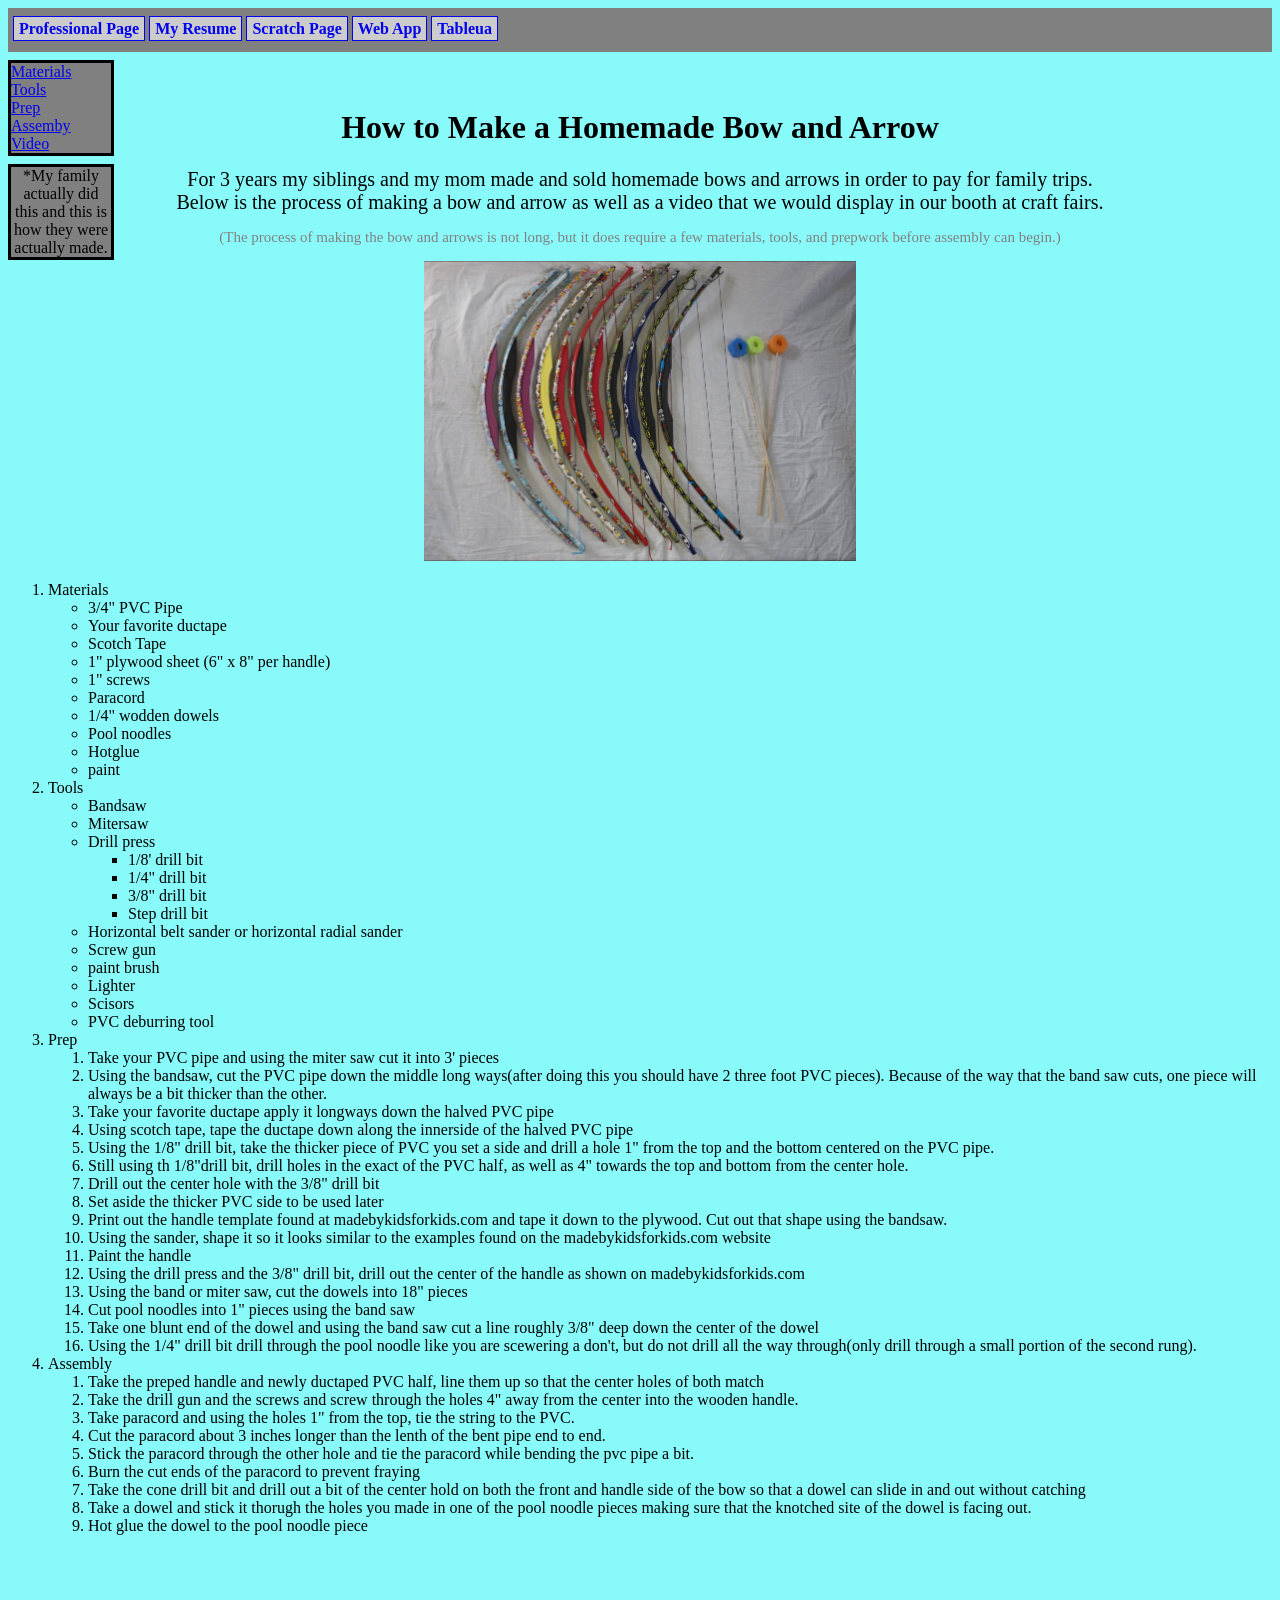
<file: Scratch.html>
<!DOCTYPE html>
<html lang="en">
<head>
    <meta charset="UTF-8">
    <meta name="viewport" content="width=device-width, initial-scale=1.0">
    <title>Scratch Page</title>
    <link rel="stylesheet" href="css/mycustomstyles_2.css">
</head>
<body class="aquabackground">
    <div class="header">
        <a href="index.html" class="menubox">Professional Page</a>
        <a href="myresume.html" class="menubox">My Resume</a>
        <a href="Scratch.html" class="menubox">Scratch Page</a> 
        <a href="webapp.html" class="menubox">Web App</a>
        <a href="tableau_page.html" class="menubox">Tableua</a>
    </div>
    <br><br>

    <h1 class="bold fantasyfont centertext">How to Make a Homemade Bow and Arrow</h1>
    <div class="introparagraph centertext">
        <a>
            For 3 years my siblings and my mom made and sold homemade bows and arrows in order to pay for family trips. <br>Below is the process of making a bow and arrow as well as a video that we would display in our booth at craft fairs.
        </a>
    </div>
    <div class="mainparagraph centertext">
        <p>
            (The process of making the bow and arrows is not long, but it does require a few materials, tools, and prepwork before assembly can begin.)  
        </p>
    </div>

    <div class="centertext">
        <img src="assets/img/Bow_and_arrows.PNG" alt="Picture of Made by Kids for Kids bows and arrows" height="300px">
    </div>

    <div>
        <ol>
            <li id="materials">Materials
                <ul>
                    <li>3/4" PVC Pipe</li>
                    <li>Your favorite ductape</li>
                    <li>Scotch Tape</li>
                    <li>1" plywood sheet (6" x 8" per handle)</li>
                    <li>1" screws</li>
                    <li>Paracord</li>
                    <li>1/4" wodden dowels</li>
                    <li>Pool noodles</li>
                    <li>Hotglue</li>
                    <li>paint</li>
                </ul>
            </li>
            <li id="tools">Tools
                <ul>
                    <li>Bandsaw</li>
                    <li>Mitersaw</li>
                    <li>Drill press</li>
                        <ul>
                            <li>1/8' drill bit</li>
                            <li>1/4" drill bit</li>
                            <li>3/8" drill bit</li>
                            <li>Step drill bit</li>
                        </ul>
                    <li>Horizontal belt sander or horizontal radial sander</li>
                    <li>Screw gun</li>
                    <li>paint brush</li>
                    <li>Lighter</li>
                    <li>Scisors</li>
                    <li>PVC deburring tool</li>
                </ul>
            </li>
            <li id="prep">Prep
                <ol>
                    <li>Take your PVC pipe and using the miter saw cut it into 3' pieces</li>
                    <li>Using the bandsaw, cut the PVC pipe down the middle long ways(after doing this you should have 2 three foot PVC pieces). Because of the way that the band saw cuts, one piece will always be a bit thicker than the other.</li>
                    <li>Take your favorite ductape apply it longways down the halved PVC pipe</li>
                    <li>Using scotch tape, tape the ductape down along the innerside of the halved PVC pipe</li>
                    <li>Using the 1/8" drill bit, take the thicker piece of PVC you set a side and drill a hole 1" from the top and the bottom centered on the PVC pipe.</li>
                    <li>Still using th 1/8"drill bit, drill holes in the exact of the PVC half, as well as 4" towards the top and bottom from the center hole.</li>
                    <li>Drill out the center hole with the 3/8" drill bit</li>
                    <li>Set aside the thicker PVC side to be used later</li>
                    <li>Print out the handle template found at madebykidsforkids.com and tape it down to the plywood. Cut out that shape using the bandsaw. </li>
                    <li>Using the sander, shape it so it looks similar to the examples found on the madebykidsforkids.com website</li>
                    <li>Paint the handle</li>
                    <li>Using the drill press and the 3/8" drill bit, drill out the center of the handle as shown on madebykidsforkids.com</li>
                    <li>Using the band or miter saw, cut the dowels into 18" pieces</li>
                    <li>Cut pool noodles into 1" pieces using the band saw</li>
                    <li>Take one blunt end of the dowel and using the band saw cut a line roughly 3/8" deep down the center of the dowel</li>
                    <li>Using the 1/4" drill bit drill through the pool noodle like you are scewering a don't, but do not drill all the way through(only drill through a small portion of the second rung).</li>
            </li>
                </ol>
            <li id="assembly">Assembly
                <ol>
                    <li>Take the preped handle and newly ductaped PVC half, line them up so that the center holes of both match</li>
                    <li>Take the drill gun and the screws and screw through the holes 4" away from the center into the wooden handle.</li>
                    <li>Take paracord and using the holes 1" from the top, tie the string to the PVC.</li>
                    <li>Cut the paracord about 3 inches longer than the lenth of the bent pipe end to end.</li>
                    <li>Stick the paracord through the other hole and tie the paracord while bending the pvc pipe a bit.</li>
                    <li>Burn the cut ends of the paracord to prevent fraying</li>
                    <li>Take the cone drill bit and drill out a bit of the center hold on both the front and handle side of the bow so that a dowel can slide in and out without catching</li>
                    <li>Take a dowel and stick it thorugh the holes you made in one of the pool noodle pieces making sure that the knotched site of the dowel is facing out. </li>
                    <li>Hot glue the dowel to the pool noodle piece</li>             
                </ol>
            </li>
        </ol>
    </div>


    <div class="leftmenu common">
        <a href="#materials">Materials</a><br>
        <a href="#tools">Tools</a><br>
        <a href="#prep">Prep</a><br>
        <a href="#assembly">Assemby</a><br>
        <a href="#video">Video</a>
    </div>

    <div class="footer centertext common">
        <a>*My family actually did this and this is how they were actually made.</a>
    </div>
    <div id="video" class="centertext">
        <iframe width="560" height="315" src="https://www.youtube.com/embed/35X70dtj0fg?si=xeDwqU5Hw8oom7Ke" title="YouTube video player" frameborder="0" allow="accelerometer; autoplay; clipboard-write; encrypted-media; gyroscope; picture-in-picture; web-share" referrerpolicy="strict-origin-when-cross-origin" allowfullscreen></iframe>
    </div>

</body>
</html>
</file>
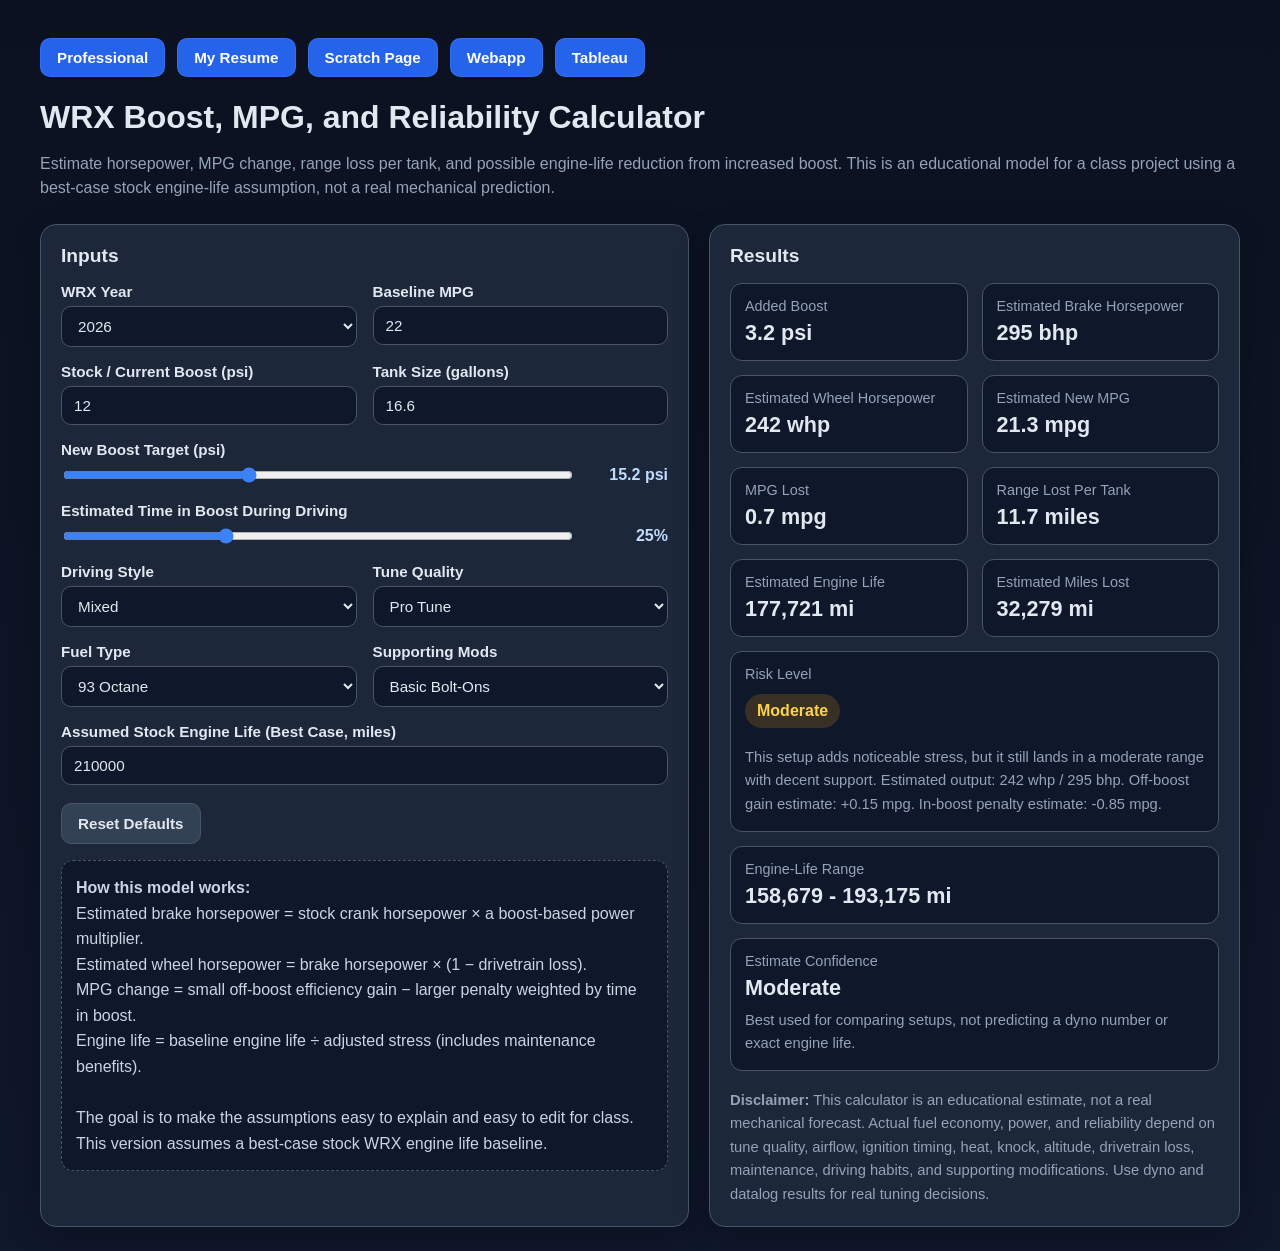
<file: webapp.html>
<!DOCTYPE html>
<html lang="en">
<head>
  <meta charset="UTF-8" />
  <meta name="viewport" content="width=device-width, initial-scale=1.0" />
  <title>WRX Boost, MPG, and Reliability Calculator</title>
  <style>
    :root {
      --bg: #0f172a;
      --panel: #1e293b;
      --panel-2: #334155;
      --text: #e2e8f0;
      --muted: #94a3b8;
      --accent: #3b82f6;
      --good: #22c55e;
      --warn: #f59e0b;
      --bad: #ef4444;
      --border: #475569;
    }

    * { box-sizing: border-box; }

    body {
      margin: 0;
      font-family: Arial, Helvetica, sans-serif;
      background: linear-gradient(180deg, #0b1120, #0f172a);
      color: var(--text);
      padding: 24px;
    }

    .container {
      max-width: 1200px;
      margin: 0 auto;
    }

    h1 {
      margin: 0 0 8px;
      font-size: 2rem;
    }

    .subtitle {
      color: var(--muted);
      margin-bottom: 24px;
      line-height: 1.5;
    }

    .nav-buttons {
      display: flex;
      gap: 12px;
      margin: 14px 0 22px;
      flex-wrap: wrap;
    }

    .nav-btn {
      display: inline-block;
      text-decoration: none;
      background: #2563eb;
      color: white;
      padding: 10px 16px;
      border-radius: 10px;
      font-weight: bold;
      border: 1px solid rgba(255,255,255,0.08);
      transition: 0.2s;
    }

    .nav-btn:hover {
      transform: translateY(-2px);
      background: #1d4ed8;
    }

    .grid {
      display: grid;
      grid-template-columns: 1.1fr 0.9fr;
      gap: 20px;
    }

    .card {
      background: rgba(30, 41, 59, 0.95);
      border: 1px solid var(--border);
      border-radius: 16px;
      padding: 20px;
      box-shadow: 0 8px 30px rgba(0, 0, 0, 0.25);
    }

    .card h2 {
      margin-top: 0;
      font-size: 1.2rem;
    }

    .form-grid {
      display: grid;
      grid-template-columns: 1fr 1fr;
      gap: 16px;
    }

    label {
      display: block;
      font-weight: bold;
      margin-bottom: 6px;
      font-size: 0.95rem;
    }

    input, select {
      width: 100%;
      padding: 10px 12px;
      border-radius: 10px;
      border: 1px solid var(--border);
      background: #0f172a;
      color: var(--text);
      font-size: 0.95rem;
    }

    input[type="range"] {
      padding: 0;
      accent-color: var(--accent);
    }

    .full-width {
      grid-column: 1 / -1;
    }

    .range-wrap {
      display: grid;
      grid-template-columns: 1fr auto;
      gap: 12px;
      align-items: center;
    }

    .range-value {
      min-width: 85px;
      text-align: right;
      font-weight: bold;
      color: #bfdbfe;
    }

    .button-row {
      display: flex;
      gap: 12px;
      margin-top: 18px;
      flex-wrap: wrap;
    }

    button {
      border: none;
      border-radius: 10px;
      padding: 11px 16px;
      font-size: 0.95rem;
      cursor: pointer;
      font-weight: bold;
    }

    .primary {
      background: var(--accent);
      color: white;
    }

    .secondary {
      background: var(--panel-2);
      color: var(--text);
      border: 1px solid var(--border);
    }

    .results-grid {
      display: grid;
      grid-template-columns: 1fr 1fr;
      gap: 14px;
    }

    .result-box {
      background: #0f172a;
      border: 1px solid var(--border);
      border-radius: 12px;
      padding: 14px;
    }

    .result-label {
      color: var(--muted);
      font-size: 0.9rem;
      margin-bottom: 6px;
    }

    .result-value {
      font-size: 1.35rem;
      font-weight: bold;
    }

    .risk-pill {
      display: inline-block;
      padding: 8px 12px;
      border-radius: 999px;
      font-weight: bold;
      margin-top: 6px;
    }

    .risk-low { background: rgba(34, 197, 94, 0.18); color: #86efac; }
    .risk-moderate { background: rgba(245, 158, 11, 0.18); color: #fcd34d; }
    .risk-high { background: rgba(249, 115, 22, 0.18); color: #fdba74; }
    .risk-severe { background: rgba(239, 68, 68, 0.18); color: #fca5a5; }

    .chart-card { margin-top: 20px; }

    canvas {
      width: 100%;
      background: #0f172a;
      border: 1px solid var(--border);
      border-radius: 12px;
      padding: 10px;
      margin-top: 8px;
    }

    .note {
      margin-top: 18px;
      color: var(--muted);
      line-height: 1.6;
      font-size: 0.92rem;
    }

    .formula {
      margin-top: 16px;
      padding: 14px;
      border-radius: 12px;
      background: rgba(15, 23, 42, 0.9);
      border: 1px dashed var(--border);
      color: #cbd5e1;
      line-height: 1.6;
    }

    @media (max-width: 900px) {
      .grid, .form-grid, .results-grid {
        grid-template-columns: 1fr;
      }
    }
  </style>
</head>
<body>
  <div class="container">
    <div class="nav-buttons">
        <a href="index.html">
            <button class="nav-btn">Professional</button>            
        </a>

        <a href="myresume.html">
            <button class="nav-btn">My Resume</button>
        </a>

        <a href="Scratch.html">
            <button class="nav-btn">Scratch Page</button>
        </a>

        <a href="#">
            <button class="nav-btn">Webapp</button>
        </a>

        <a href="tableau_page.html">
             <button class="nav-btn">Tableau</button>
        </a>

        
        <br><br>
    </div>
  <div class="container">
    <h1>WRX Boost, MPG, and Reliability Calculator</h1>
    <p class="subtitle">
      Estimate horsepower, MPG change, range loss per tank, and possible engine-life reduction from increased boost.
      This is an educational model for a class project using a best-case stock engine-life assumption, not a real mechanical prediction.
    </p>
    <div class="grid">
      <section class="card">
        <h2>Inputs</h2>
        <div class="form-grid">
          <div>
            <label for="year">WRX Year</label>
            <select id="year">
              <option value="2015">2015</option>
              <option value="2016">2016</option>
              <option value="2017">2017</option>
              <option value="2018">2018</option>
              <option value="2019">2019</option>
              <option value="2020">2020</option>
              <option value="2021">2021</option>
              <option value="2022">2022</option>
              <option value="2023">2023</option>
              <option value="2024">2024</option>
              <option value="2025">2025</option>
              <option value="2026" selected>2026</option>
            </select>
          </div>

          <div>
            <label for="baselineMpg">Baseline MPG</label>
            <input id="baselineMpg" type="number" step="0.1" value="22" />
          </div>

          <div>
            <label for="stockBoost">Stock / Current Boost (psi)</label>
            <input id="stockBoost" type="number" step="0.1" value="12.0" />
          </div>

          <div>
            <label for="tankSize">Tank Size (gallons)</label>
            <input id="tankSize" type="number" step="0.1" value="16.6" />
          </div>

          <div class="full-width">
            <label for="newBoost">New Boost Target (psi)</label>
            <div class="range-wrap">
              <input id="newBoost" type="range" min="8" max="28" step="0.1" value="15.2" />
              <div class="range-value"><span id="newBoostValue">15.2</span> psi</div>
            </div>
          </div>

          <div class="full-width">
            <label for="boostUse">Estimated Time in Boost During Driving</label>
            <div class="range-wrap">
              <input id="boostUse" type="range" min="0" max="80" step="1" value="25" />
              <div class="range-value"><span id="boostUseValue">25</span>%</div>
            </div>
          </div>

          <div>
            <label for="drivingStyle">Driving Style</label>
            <select id="drivingStyle">
              <option value="conservative">Conservative</option>
              <option value="mixed" selected>Mixed</option>
              <option value="aggressive">Aggressive</option>
            </select>
          </div>

          <div>
            <label for="tuneQuality">Tune Quality</label>
            <select id="tuneQuality">
              <option value="stock">Stock</option>
              <option value="protune" selected>Pro Tune</option>
              <option value="ots">OTS Tune</option>
              <option value="aggressive">Aggressive / Questionable Tune</option>
            </select>
          </div>

          <div>
            <label for="fuelType">Fuel Type</label>
            <select id="fuelType">
              <option value="91">91 Octane</option>
              <option value="93" selected>93 Octane</option>
              <option value="e30">E30 Blend</option>
            </select>
          </div>

          <div>
            <label for="supportMods">Supporting Mods</label>
            <select id="supportMods">
              <option value="none">None</option>
              <option value="basic" selected>Basic Bolt-Ons</option>
              <option value="full">Intercooler / Fueling Support</option>
            </select>
          </div>

          <div class="full-width">
            <label for="baseLife">Assumed Stock Engine Life (Best Case, miles)</label>
            <input id="baseLife" type="number" step="1000" value="210000" />
          </div>
        </div>
        <div class="button-row">
          <button id="resetBtn" class="secondary" type="button">Reset Defaults</button>
        </div>
        <div class="formula">
          <strong>How this model works:</strong><br>
          Estimated brake horsepower = stock crank horsepower × a boost-based power multiplier.<br>
          Estimated wheel horsepower = brake horsepower × (1 − drivetrain loss).<br>
          MPG change = small off-boost efficiency gain − larger penalty weighted by time in boost.<br>
          Engine life = baseline engine life ÷ adjusted stress (includes maintenance benefits).<br><br>
          The goal is to make the assumptions easy to explain and easy to edit for class. This version assumes a best-case stock WRX engine life baseline.
        </div>
      </section>

      <section class="card">
        <h2>Results</h2>
        <div class="results-grid">
          <div class="result-box">
            <div class="result-label">Added Boost</div>
            <div class="result-value" id="addedBoostOut">3.2 psi</div>
          </div>

          <div class="result-box">
            <div class="result-label">Estimated Brake Horsepower</div>
            <div class="result-value" id="bhpOut">318 bhp</div>
          </div>

          <div class="result-box">
            <div class="result-label">Estimated Wheel Horsepower</div>
            <div class="result-value" id="whpOut">261 whp</div>
          </div>

          <div class="result-box">
            <div class="result-label">Estimated New MPG</div>
            <div class="result-value" id="newMpgOut">21.4 mpg</div>
          </div>

          <div class="result-box">
            <div class="result-label">MPG Lost</div>
            <div class="result-value" id="mpgLossOut">0.6 mpg</div>
          </div>

          <div class="result-box">
            <div class="result-label">Range Lost Per Tank</div>
            <div class="result-value" id="rangeLossOut">10.0 miles</div>
          </div>

          <div class="result-box">
            <div class="result-label">Estimated Engine Life</div>
            <div class="result-value" id="lifeOut">122,000 mi</div>
          </div>

          <div class="result-box">
            <div class="result-label">Estimated Miles Lost</div>
            <div class="result-value" id="milesLostOut">28,000 mi</div>
          </div>
        </div>

        <div class="result-box" style="margin-top:14px;">
          <div class="result-label">Risk Level</div>
          <div id="riskPill" class="risk-pill risk-moderate">Moderate</div>
          <div class="note" id="summaryText">
            This setup adds some stress, but stays in a moderate range in this model.
          </div>
        </div>

        <div class="result-box" style="margin-top:14px;">
          <div class="result-label">Engine-Life Range</div>
          <div class="result-value" id="lifeRangeOut">113,000 - 132,000 mi</div>
        </div>

        <div class="result-box" style="margin-top:14px;">
          <div class="result-label">Estimate Confidence</div>
          <div class="result-value" id="confidenceOut">Moderate</div>
          <div class="note" id="confidenceText" style="margin-top:8px;">
            Best used for comparing setups, not predicting a dyno number or exact engine life.
          </div>
        </div>

        <div class="note">
          <strong>Disclaimer:</strong> This calculator is an educational estimate, not a real mechanical forecast.
          Actual fuel economy, power, and reliability depend on tune quality, airflow, ignition timing, heat, knock,
          altitude, drivetrain loss, maintenance, driving habits, and supporting modifications. Use dyno and datalog results for real tuning decisions.
        </div>
      </section>
    </div>
  </div>

  <script>
    const yearDefaults = {
      2015: { mpg: 24, stockBoost: 15.9, tank: 15.9, bhp: 268, stockTarget: 15.9, protuneTarget: 19.0 },
      2016: { mpg: 23, stockBoost: 15.9, tank: 15.9, bhp: 268, stockTarget: 15.9, protuneTarget: 19.0 },
      2017: { mpg: 23, stockBoost: 15.9, tank: 15.9, bhp: 268, stockTarget: 15.9, protuneTarget: 19.0 },
      2018: { mpg: 23, stockBoost: 15.9, tank: 15.9, bhp: 268, stockTarget: 15.9, protuneTarget: 19.0 },
      2019: { mpg: 23, stockBoost: 15.9, tank: 15.9, bhp: 268, stockTarget: 15.9, protuneTarget: 19.0 },
      2020: { mpg: 23, stockBoost: 15.9, tank: 15.9, bhp: 268, stockTarget: 15.9, protuneTarget: 19.0 },
      2021: { mpg: 23, stockBoost: 15.9, tank: 15.9, bhp: 268, stockTarget: 15.9, protuneTarget: 19.0 },
      2022: { mpg: 22, stockBoost: 12.0, tank: 16.6, bhp: 271, stockTarget: 12.0, protuneTarget: 15.2 },
      2023: { mpg: 22, stockBoost: 12.0, tank: 16.6, bhp: 271, stockTarget: 12.0, protuneTarget: 15.2 },
      2024: { mpg: 22, stockBoost: 12.0, tank: 16.6, bhp: 271, stockTarget: 12.0, protuneTarget: 15.2 },
      2025: { mpg: 22, stockBoost: 12.0, tank: 16.6, bhp: 271, stockTarget: 12.0, protuneTarget: 15.2 },
      2026: { mpg: 22, stockBoost: 12.0, tank: 16.6, bhp: 271, stockTarget: 12.0, protuneTarget: 15.2 }
    };

    const els = {
      year: document.getElementById('year'),
      baselineMpg: document.getElementById('baselineMpg'),
      stockBoost: document.getElementById('stockBoost'),
      tankSize: document.getElementById('tankSize'),
      newBoost: document.getElementById('newBoost'),
      newBoostValue: document.getElementById('newBoostValue'),
      boostUse: document.getElementById('boostUse'),
      boostUseValue: document.getElementById('boostUseValue'),
      drivingStyle: document.getElementById('drivingStyle'),
      tuneQuality: document.getElementById('tuneQuality'),
      fuelType: document.getElementById('fuelType'),
      supportMods: document.getElementById('supportMods'),
      baseLife: document.getElementById('baseLife'),
      resetBtn: document.getElementById('resetBtn'),
      addedBoostOut: document.getElementById('addedBoostOut'),
      bhpOut: document.getElementById('bhpOut'),
      whpOut: document.getElementById('whpOut'),
      newMpgOut: document.getElementById('newMpgOut'),
      mpgLossOut: document.getElementById('mpgLossOut'),
      rangeLossOut: document.getElementById('rangeLossOut'),
      lifeOut: document.getElementById('lifeOut'),
      milesLostOut: document.getElementById('milesLostOut'),
      lifeRangeOut: document.getElementById('lifeRangeOut'),
      confidenceOut: document.getElementById('confidenceOut'),
      confidenceText: document.getElementById('confidenceText'),
      riskPill: document.getElementById('riskPill'),
      summaryText: document.getElementById('summaryText')
    };

    function formatNumber(value) {
      return Number(value).toLocaleString(undefined, { maximumFractionDigits: 0 });
    }

    function getDrivingFactor(style) {
      if (style === 'conservative') return { mpg: 0.8, stress: 0.95 };
      if (style === 'aggressive') return { mpg: 1.35, stress: 1.2 };
      return { mpg: 1.0, stress: 1.0 };
    }

    function getTuneFactor(tune) {
      if (tune === 'stock') return 1.0;
      if (tune === 'protune') return 0.95;
      if (tune === 'aggressive') return 1.2;
      return 1.05;
    }

    function getFuelFactor(fuel) {
      if (fuel === '93') return 0.97;
      if (fuel === 'e30') return 0.94;
      return 1.0;
    }

    function getSupportFactor(mods) {
      if (mods === 'none') return 1.1;
      if (mods === 'full') return 0.93;
      return 1.0;
    }

    function getRisk(totalStress) {
      if (totalStress < 1.1) {
        return {
          label: 'Low',
          className: 'risk-pill risk-low',
          text: 'This setup stays close to baseline assumptions and appears relatively low risk in this model.'
        };
      }
      if (totalStress < 1.3) {
        return {
          label: 'Moderate',
          className: 'risk-pill risk-moderate',
          text: 'This setup adds noticeable stress, but it still lands in a moderate range with decent support.'
        };
      }
      if (totalStress < 1.55) {
        return {
          label: 'High',
          className: 'risk-pill risk-high',
          text: 'This setup significantly increases modeled stress and may reduce long-term reliability.'
        };
      }
      return {
        label: 'Severe',
        className: 'risk-pill risk-severe',
        text: 'This setup greatly increases modeled stress and suggests a major reliability penalty.'
      };
    }


    function getStockBhp(year) {
      return year >= 2022 ? 271 : 268;
    }

    function getEstimateConfidence(addedBoost, tune, fuel, mods) {
      let score = 100;
      if (addedBoost > 6) score -= 28;
      else if (addedBoost > 4) score -= 18;
      else if (addedBoost > 2) score -= 10;

      if (tune === 'stock') score += 3;
      if (tune === 'ots') score -= 8;
      if (tune === 'aggressive') score -= 18;

      if (fuel === '91') score -= 10;
      if (fuel === 'e30') score += 4;

      if (mods === 'none') score -= 8;
      if (mods === 'full') score += 4;

      score = Math.max(40, Math.min(96, score));

      if (score >= 82) {
        return {
          label: 'Moderate–High',
          spread: 0.06,
          text: 'This setup stays closer to the stock calibration, so the estimate is more useful for comparison. It is still not a dyno replacement.'
        };
      }
      if (score >= 68) {
        return {
          label: 'Moderate',
          spread: 0.08,
          text: 'Useful for comparing setups, but the exact numbers can move around a fair amount with tune details, temperature, and drivetrain differences.'
        };
      }
      return {
        label: 'Low–Moderate',
        spread: 0.11,
        text: 'Because boost, tune, fuel, or support assumptions are more aggressive here, treat the outputs as broad scenario estimates rather than likely exact results.'
      };
    }

    function syncBoostTargetForTune() {
      const preset = yearDefaults[els.year.value];
      const tune = els.tuneQuality.value;
      let target = Number(els.newBoost.value);

      if (tune === 'stock') target = preset.stockTarget;
      else if (tune === 'protune') target = preset.protuneTarget;

      els.newBoost.value = target.toFixed(1);
      els.newBoostValue.textContent = Number(els.newBoost.value).toFixed(1);
    }

    function applyYearDefaults() {
      const preset = yearDefaults[els.year.value];
      els.baselineMpg.value = preset.mpg;
      els.stockBoost.value = preset.stockBoost;
      els.tankSize.value = preset.tank;
      syncBoostTargetForTune();
      calculate();
    }

    function resetDefaults() {
      els.year.value = '2026';
      els.boostUse.value = 25;
      els.boostUseValue.textContent = '25';
      els.drivingStyle.value = 'mixed';
      els.tuneQuality.value = 'protune';
      els.fuelType.value = '93';
      els.supportMods.value = 'basic';
      els.baseLife.value = 210000;
      applyYearDefaults();
    }

    function calculateEstimate(boostValue) {
      const year = Number(els.year.value);
      const baselineMpg = Number(els.baselineMpg.value);
      const stockBoost = Number(els.stockBoost.value);
      const tankSize = Number(els.tankSize.value);
      const driving = getDrivingFactor(els.drivingStyle.value);
      const tuneQuality = els.tuneQuality.value;
      const fuelType = els.fuelType.value;
      const supportMods = els.supportMods.value;
      const boostUsePercent = Number(els.boostUse.value) / 100;
      const baseLife = Number(els.baseLife.value);

      const addedBoost = Math.max(0, boostValue - stockBoost);
      const stockBhp = getStockBhp(year);

      // Horsepower estimate:
      // Use absolute pressure ratio instead of raw psi-to-hp. This is still simplified,
      // but it tracks turbo behavior better than assuming each psi adds a fixed number.
      const stockPressureRatio = (14.7 + stockBoost) / 14.7;
      const newPressureRatio = (14.7 + boostValue) / 14.7;
      const pressureRatioGain = newPressureRatio / stockPressureRatio;

      // Exponent below 1.0 bakes in that airflow, timing, heat, and turbo efficiency
      // usually prevent power from climbing one-for-one with pressure ratio.
      const basePowerMultiplier = Math.pow(Math.max(0.88, pressureRatioGain), 0.74);

      const tunePowerFactor = tuneQuality === 'stock' ? 0.97 : (tuneQuality === 'protune' ? 1.00 : (tuneQuality === 'ots' ? 0.98 : 1.01));
      const fuelPowerFactor = fuelType === 'e30' ? 1.05 : (fuelType === '93' ? 1.00 : 0.97);
      const supportPowerFactor = supportMods === 'full' ? 1.04 : (supportMods === 'basic' ? 1.00 : 0.97);

      // Later VB cars often dyno a little more efficiently through the drivetrain than VA cars.
      const drivetrainLoss = year >= 2022 ? 0.18 : 0.20;

      const estimatedBhp = Math.max(stockBhp * 0.88, stockBhp * basePowerMultiplier * tunePowerFactor * fuelPowerFactor * supportPowerFactor);
      const estimatedWhp = estimatedBhp * (1 - drivetrainLoss);

      const confidence = getEstimateConfidence(addedBoost, tuneQuality, fuelType, supportMods);
      const bhpLow = estimatedBhp * (1 - confidence.spread);
      const bhpHigh = estimatedBhp * (1 + confidence.spread);
      const whpLow = estimatedWhp * (1 - confidence.spread);
      const whpHigh = estimatedWhp * (1 + confidence.spread);

      const offBoostEfficiencyGain = Math.max(0, (1 - boostUsePercent) * Math.min(addedBoost, 2) * 0.10);
      const tunePenaltyAdder = tuneQuality === 'stock' ? 0.96 : (tuneQuality === 'protune' ? 1.0 : (tuneQuality === 'ots' ? 1.08 : 1.18));
      const vbPenaltyAdjust = year >= 2022 ? 0.95 : 1.0;
      const boostPenalty = addedBoost * 0.38 * driving.mpg * (0.30 + boostUsePercent * 1.75) * tunePenaltyAdder * vbPenaltyAdjust;

      const mpgDelta = offBoostEfficiencyGain - boostPenalty;
      const newMpg = Math.max(5, baselineMpg + mpgDelta);
      const mpgLoss = Math.max(0, baselineMpg - newMpg);

      const oldRange = baselineMpg * tankSize;
      const newRange = newMpg * tankSize;
      const rangeLost = oldRange - newRange;

      const boostStress = 1 + (addedBoost * 0.042);
      const timeInBoostStress = 1 + (boostUsePercent * 0.55);
      const powerStress = 1 + Math.max(0, (estimatedBhp - stockBhp) / stockBhp) * 0.28;
      const vbReliabilityAdjust = year >= 2022 ? 0.97 : 1.0;
      const totalStress = boostStress * timeInBoostStress * powerStress * driving.stress * getTuneFactor(tuneQuality) * getFuelFactor(fuelType) * getSupportFactor(supportMods) * vbReliabilityAdjust;

      const expectedLife = Math.max(10000, baseLife / totalStress);
      const bestCaseLife = Math.max(10000, baseLife / (totalStress * 0.92));
      const worstCaseLife = Math.max(10000, baseLife / (totalStress * 1.12));
      const milesLost = Math.max(0, baseLife - expectedLife);

      return {
        stockBhp,
        addedBoost,
        estimatedBhp,
        estimatedWhp,
        bhpLow,
        bhpHigh,
        whpLow,
        whpHigh,
        mpgLoss,
        newMpg,
        rangeLost,
        expectedLife,
        bestCaseLife,
        worstCaseLife,
        milesLost,
        totalStress,
        confidence,
        offBoostEfficiencyGain,
        boostPenalty
      };
    }

    function calculate() {
      const result = calculateEstimate(Number(els.newBoost.value));

      els.addedBoostOut.textContent = result.addedBoost.toFixed(1) + ' psi';
      els.bhpOut.textContent = formatNumber(result.estimatedBhp) + ' bhp';
      els.whpOut.textContent = formatNumber(result.estimatedWhp) + ' whp';
      els.newMpgOut.textContent = result.newMpg.toFixed(1) + ' mpg';
      els.mpgLossOut.textContent = result.mpgLoss.toFixed(1) + ' mpg';
      els.rangeLossOut.textContent = result.rangeLost.toFixed(1) + ' miles';
      els.lifeOut.textContent = formatNumber(result.expectedLife) + ' mi';
      els.milesLostOut.textContent = formatNumber(result.milesLost) + ' mi';
      els.lifeRangeOut.textContent = formatNumber(result.worstCaseLife) + ' - ' + formatNumber(result.bestCaseLife) + ' mi';

      const risk = getRisk(result.totalStress);
      els.riskPill.textContent = risk.label;
      els.riskPill.className = risk.className;
      els.summaryText.textContent = `${risk.text} Estimated output: ${formatNumber(result.estimatedWhp)} whp / ${formatNumber(result.estimatedBhp)} bhp. Off-boost gain estimate: +${result.offBoostEfficiencyGain.toFixed(2)} mpg. In-boost penalty estimate: -${result.boostPenalty.toFixed(2)} mpg.`;

      drawCharts();
    }

    function drawLineChart(canvasId, values, label, yLabel) {
      const canvas = document.getElementById(canvasId);
      const ctx = canvas.getContext('2d');
      const w = canvas.width;
      const h = canvas.height;
      const padding = 50;

      ctx.clearRect(0, 0, w, h);
      ctx.fillStyle = '#0f172a';
      ctx.fillRect(0, 0, w, h);

      const minY = Math.min(...values.map(v => v.y));
      const maxY = Math.max(...values.map(v => v.y));
      const yRange = Math.max(1, maxY - minY);

      ctx.strokeStyle = '#475569';
      ctx.lineWidth = 1;
      for (let i = 0; i < 5; i++) {
        const y = padding + ((h - padding * 2) / 4) * i;
        ctx.beginPath();
        ctx.moveTo(padding, y);
        ctx.lineTo(w - padding, y);
        ctx.stroke();
      }

      ctx.beginPath();
      ctx.moveTo(padding, padding);
      ctx.lineTo(padding, h - padding);
      ctx.lineTo(w - padding, h - padding);
      ctx.strokeStyle = '#94a3b8';
      ctx.stroke();

      ctx.beginPath();
      values.forEach((point, index) => {
        const x = padding + (index / (values.length - 1)) * (w - padding * 2);
        const y = h - padding - ((point.y - minY) / yRange) * (h - padding * 2);
        if (index === 0) ctx.moveTo(x, y);
        else ctx.lineTo(x, y);
      });
      ctx.strokeStyle = '#3b82f6';
      ctx.lineWidth = 3;
      ctx.stroke();

      ctx.fillStyle = '#e2e8f0';
      ctx.font = '16px Arial';
      ctx.fillText(label, padding, 25);

      ctx.font = '12px Arial';
      values.forEach((point, index) => {
        const x = padding + (index / (values.length - 1)) * (w - padding * 2);
        const y = h - padding - ((point.y - minY) / yRange) * (h - padding * 2);
        ctx.beginPath();
        ctx.arc(x, y, 4, 0, Math.PI * 2);
        ctx.fillStyle = '#93c5fd';
        ctx.fill();
        ctx.fillStyle = '#cbd5e1';
        ctx.fillText(point.x.toFixed(0), x - 8, h - padding + 18);
      });

      ctx.fillStyle = '#94a3b8';
      ctx.fillText('Boost (psi)', w / 2 - 25, h - 10);
      ctx.save();
      ctx.translate(15, h / 2 + 20);
      ctx.rotate(-Math.PI / 2);
      ctx.fillText(yLabel, 0, 0);
      ctx.restore();
    }

    function drawCharts() {
      const stockBoost = Number(els.stockBoost.value);
      const points = [];

      for (let psi = stockBoost; psi <= stockBoost + 8; psi += 1) {
        const result = calculateEstimate(psi);
        points.push({ psi, mpg: result.newMpg, life: result.expectedLife });
      }

      drawLineChart('mpgChart', points.map(p => ({ x: p.psi, y: p.mpg })), 'Estimated MPG vs Boost', 'MPG');
      drawLineChart('lifeChart', points.map(p => ({ x: p.psi, y: p.life })), 'Estimated Engine Life vs Boost', 'Miles');
    }

    els.year.addEventListener('change', applyYearDefaults);
    els.newBoost.addEventListener('input', () => {
      els.newBoostValue.textContent = Number(els.newBoost.value).toFixed(1);
      calculate();
    });
    els.boostUse.addEventListener('input', () => {
      els.boostUseValue.textContent = els.boostUse.value;
      calculate();
    });
    els.drivingStyle.addEventListener('change', calculate);
    els.tuneQuality.addEventListener('change', () => {
      syncBoostTargetForTune();
      calculate();
    });
    els.fuelType.addEventListener('change', calculate);
    els.supportMods.addEventListener('change', calculate);
    els.baselineMpg.addEventListener('input', calculate);
    els.stockBoost.addEventListener('input', calculate);
    els.tankSize.addEventListener('input', calculate);
    els.baseLife.addEventListener('input', calculate);
    els.resetBtn.addEventListener('click', resetDefaults);

    applyYearDefaults();
  </script>
</body>
</html>
</file>
<file: css/mycustomstyles_2.css>
.aquabackground{
    background: rgb(136, 250, 250);
}

.headspace{
    top: 5px;
    left: 5px;
}

.menubox{
    border-width: 1px;
    border-style: solid;
    padding: 3px 5px;
    background-color: #cccccc;

    text-decoration: none;
    font-weight: bold;
}

.bold{
    font-weight: bolder;
}

.italic{
    font-style: italic;
}

.fantasyfont{
    font-family: cursive;
}

.introparagraph{
    font-size: 20px;
    font-family: 'Times New Roman', Times, serif;
}

.centertext{
    text-align: center;
}

.mainparagraph{
    font-size: 15px;
    margin-left: 120px;
    margin-right: 120px;
    color: grey;
}

.header{
    height: 20px;
    background-color: grey;
    padding: 12px 5px;
}

.leftmenu{
    top: 60px;
    left: 8px;
    width: 100px;
    border: solid;
    background-color: grey;
}

.maintextarea{
    top: 25px;
    left: 400px;
    color: black;
}

.common{
    position: absolute;
}

.footer{
    top: 164px;
    left: 8px;
    width: 100px;
    border: solid;
    background-color: grey;
    
}

.centerYouTube{
    display: flex;
    justify-content: center;
}
</file>
